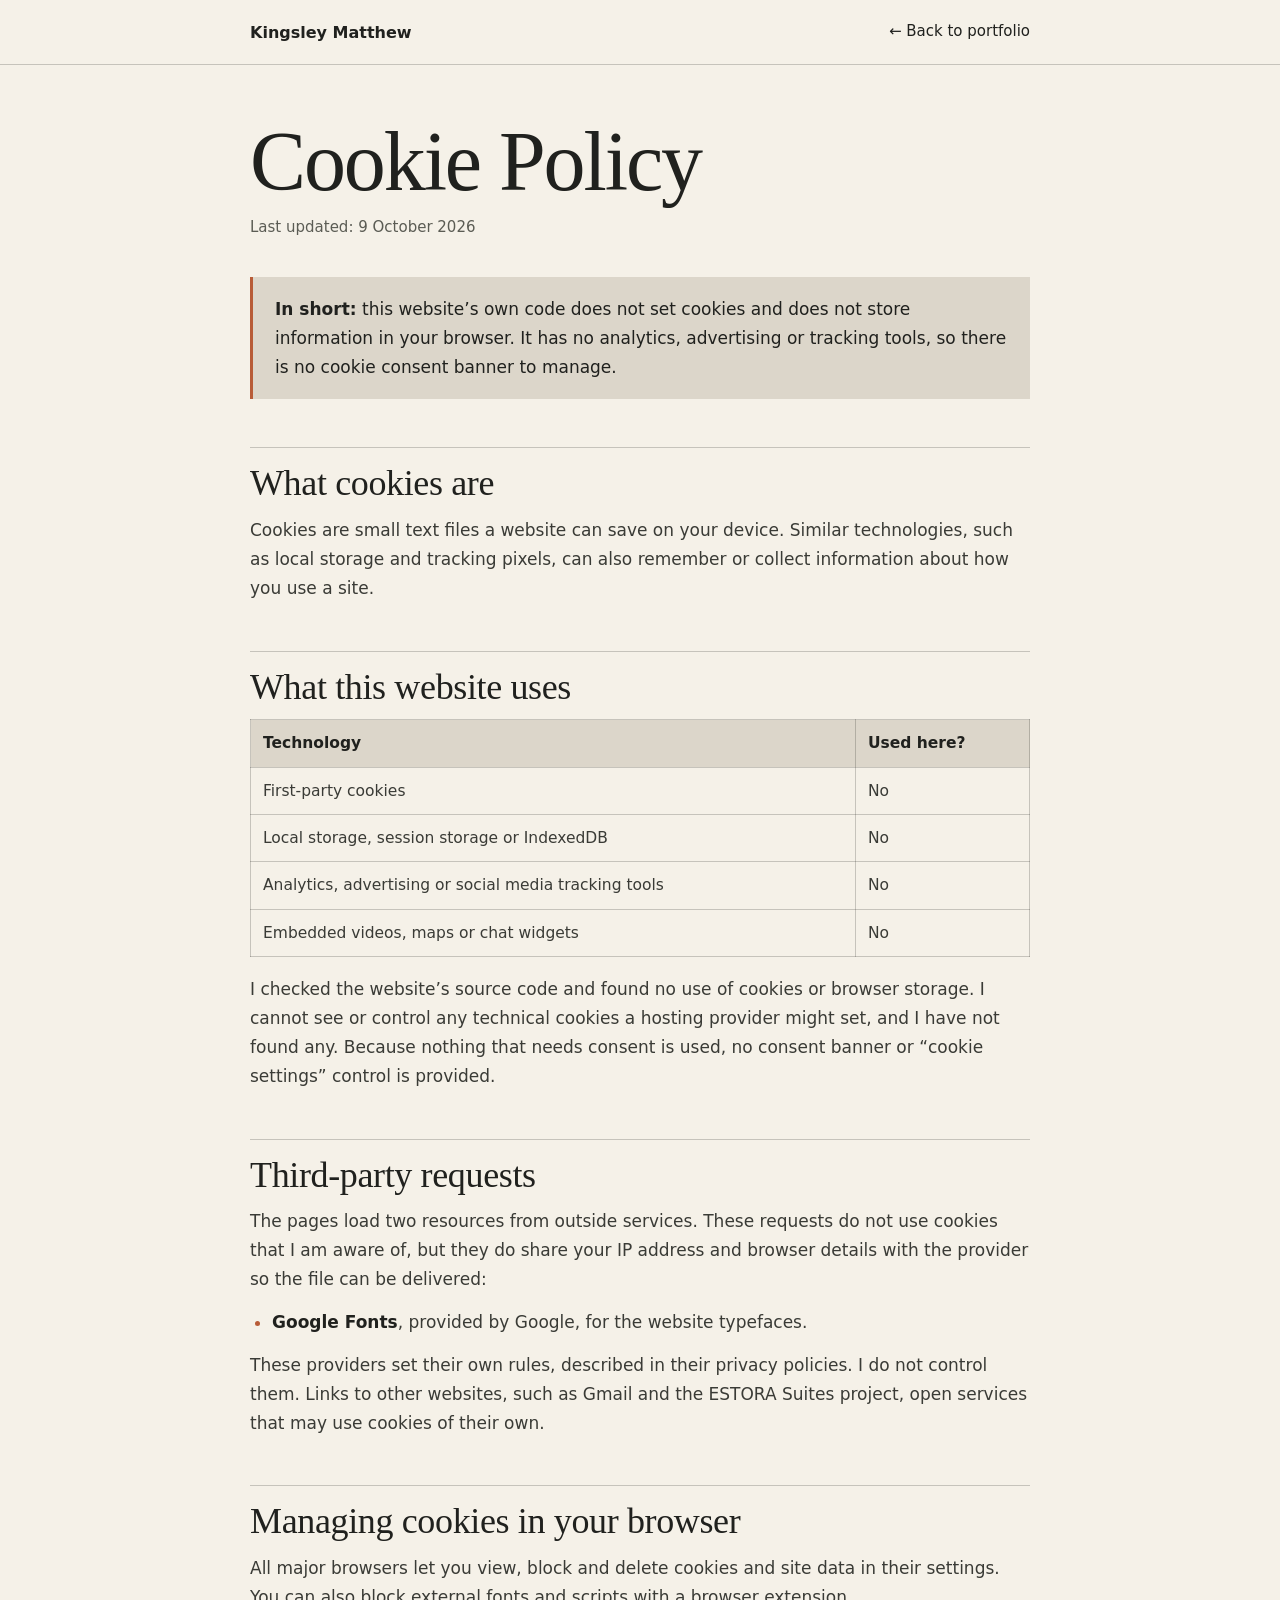
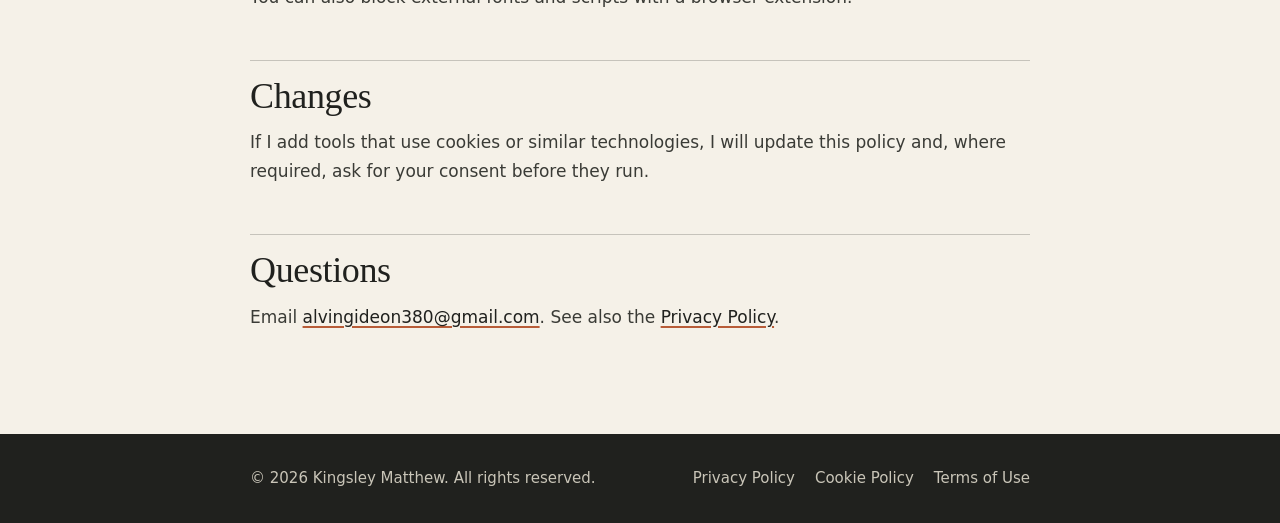
<file: cookies.html>
<!DOCTYPE html>
<html lang="en">
<head>
<meta charset="utf-8">
<meta http-equiv="Content-Security-Policy" content="default-src 'self'; script-src 'none'; style-src 'self' https://fonts.googleapis.com; font-src https://fonts.gstatic.com; img-src 'self' data:; connect-src 'none'; object-src 'none'; base-uri 'self'; form-action 'self'">
<meta name="referrer" content="strict-origin-when-cross-origin">
<meta name="viewport" content="width=device-width, initial-scale=1">
<title>Cookie Policy | Kingsley Matthew</title>
<meta name="description" content="Which cookies and similar technologies this portfolio website uses.">
<meta name="theme-color" content="#174D3A">
<link rel="icon" href="data:image/svg+xml,%3Csvg xmlns='http://www.w3.org/2000/svg' viewBox='0 0 64 64'%3E%3Crect width='64' height='64' fill='%2320211E'/%3E%3Ctext x='32' y='41' font-size='24' font-family='Georgia,serif' text-anchor='middle' fill='%23F5F1E8'%3EAG%3C/text%3E%3C/svg%3E">
<link rel="preconnect" href="https://fonts.googleapis.com"><link rel="preconnect" href="https://fonts.gstatic.com" crossorigin>
<link href="https://fonts.googleapis.com/css2?family=Instrument+Sans:wght@400;500;600&family=Instrument+Serif:ital@0;1&display=swap" rel="stylesheet">
<link rel="stylesheet" href="legal.css">
</head>
<body>
<a class="skip" href="#main">Skip to content</a>
<header class="top"><div class="wrap"><a class="logo" href="index.html" aria-label="Kingsley Matthew, home">Kingsley Matthew</a><a class="back" href="index.html">&larr; Back to portfolio</a></div></header>
<main id="main"><div class="wrap">
<h1>Cookie Policy</h1>
<p class="meta">Last updated: 9 October 2026</p>

<div class="note"><p><strong>In short:</strong> this website&rsquo;s own code does not set cookies and does not store information in your browser. It has no analytics, advertising or tracking tools, so there is no cookie consent banner to manage.</p></div>
<h2>What cookies are</h2>
<p>Cookies are small text files a website can save on your device. Similar technologies, such as local storage and tracking pixels, can also remember or collect information about how you use a site.</p>
<h2>What this website uses</h2>
<table>
<tr><th scope="col">Technology</th><th scope="col">Used here?</th></tr>
<tr><td>First-party cookies</td><td>No</td></tr>
<tr><td>Local storage, session storage or IndexedDB</td><td>No</td></tr>
<tr><td>Analytics, advertising or social media tracking tools</td><td>No</td></tr>
<tr><td>Embedded videos, maps or chat widgets</td><td>No</td></tr>
</table>
<p>I checked the website&rsquo;s source code and found no use of cookies or browser storage. I cannot see or control any technical cookies a hosting provider might set, and I have not found any. Because nothing that needs consent is used, no consent banner or &ldquo;cookie settings&rdquo; control is provided.</p>
<h2>Third-party requests</h2>
<p>The pages load two resources from outside services. These requests do not use cookies that I am aware of, but they do share your IP address and browser details with the provider so the file can be delivered:</p>
<ul>
<li><strong>Google Fonts</strong>, provided by Google, for the website typefaces.</li>
</ul>
<p>These providers set their own rules, described in their privacy policies. I do not control them. Links to other websites, such as Gmail and the ESTORA Suites project, open services that may use cookies of their own.</p>
<h2>Managing cookies in your browser</h2>
<p>All major browsers let you view, block and delete cookies and site data in their settings. You can also block external fonts and scripts with a browser extension.</p>
<h2>Changes</h2>
<p>If I add tools that use cookies or similar technologies, I will update this policy and, where required, ask for your consent before they run.</p>
<h2>Questions</h2>
<p>Email <a href="mailto:alvingideon380@gmail.com">alvingideon380@gmail.com</a>. See also the <a href="privacy.html">Privacy Policy</a>.</p>

</div></main>
<footer><div class="wrap"><span>&copy; 2026 Kingsley Matthew. All rights reserved.</span><nav aria-label="Legal"><a href="privacy.html">Privacy Policy</a><a href="cookies.html">Cookie Policy</a><a href="terms.html">Terms of Use</a></nav></div></footer>
</body>
</html>
</file>
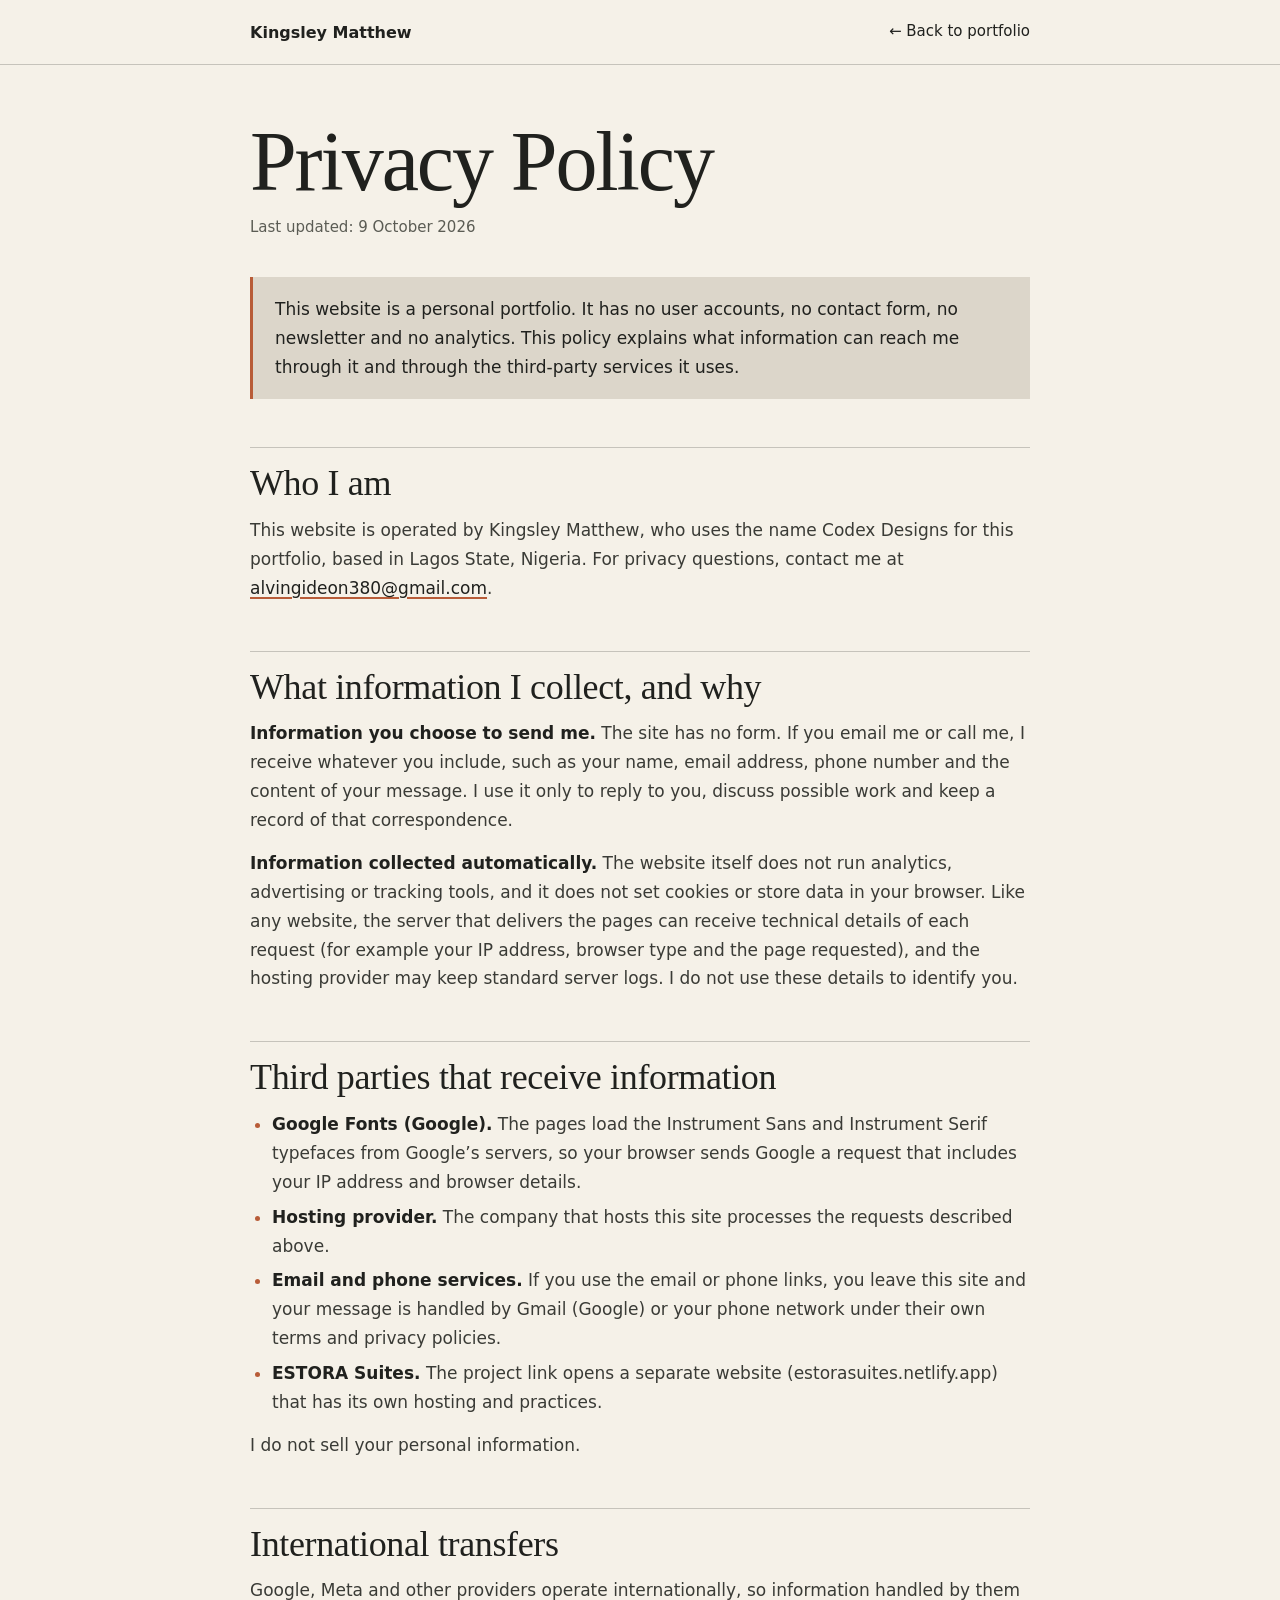
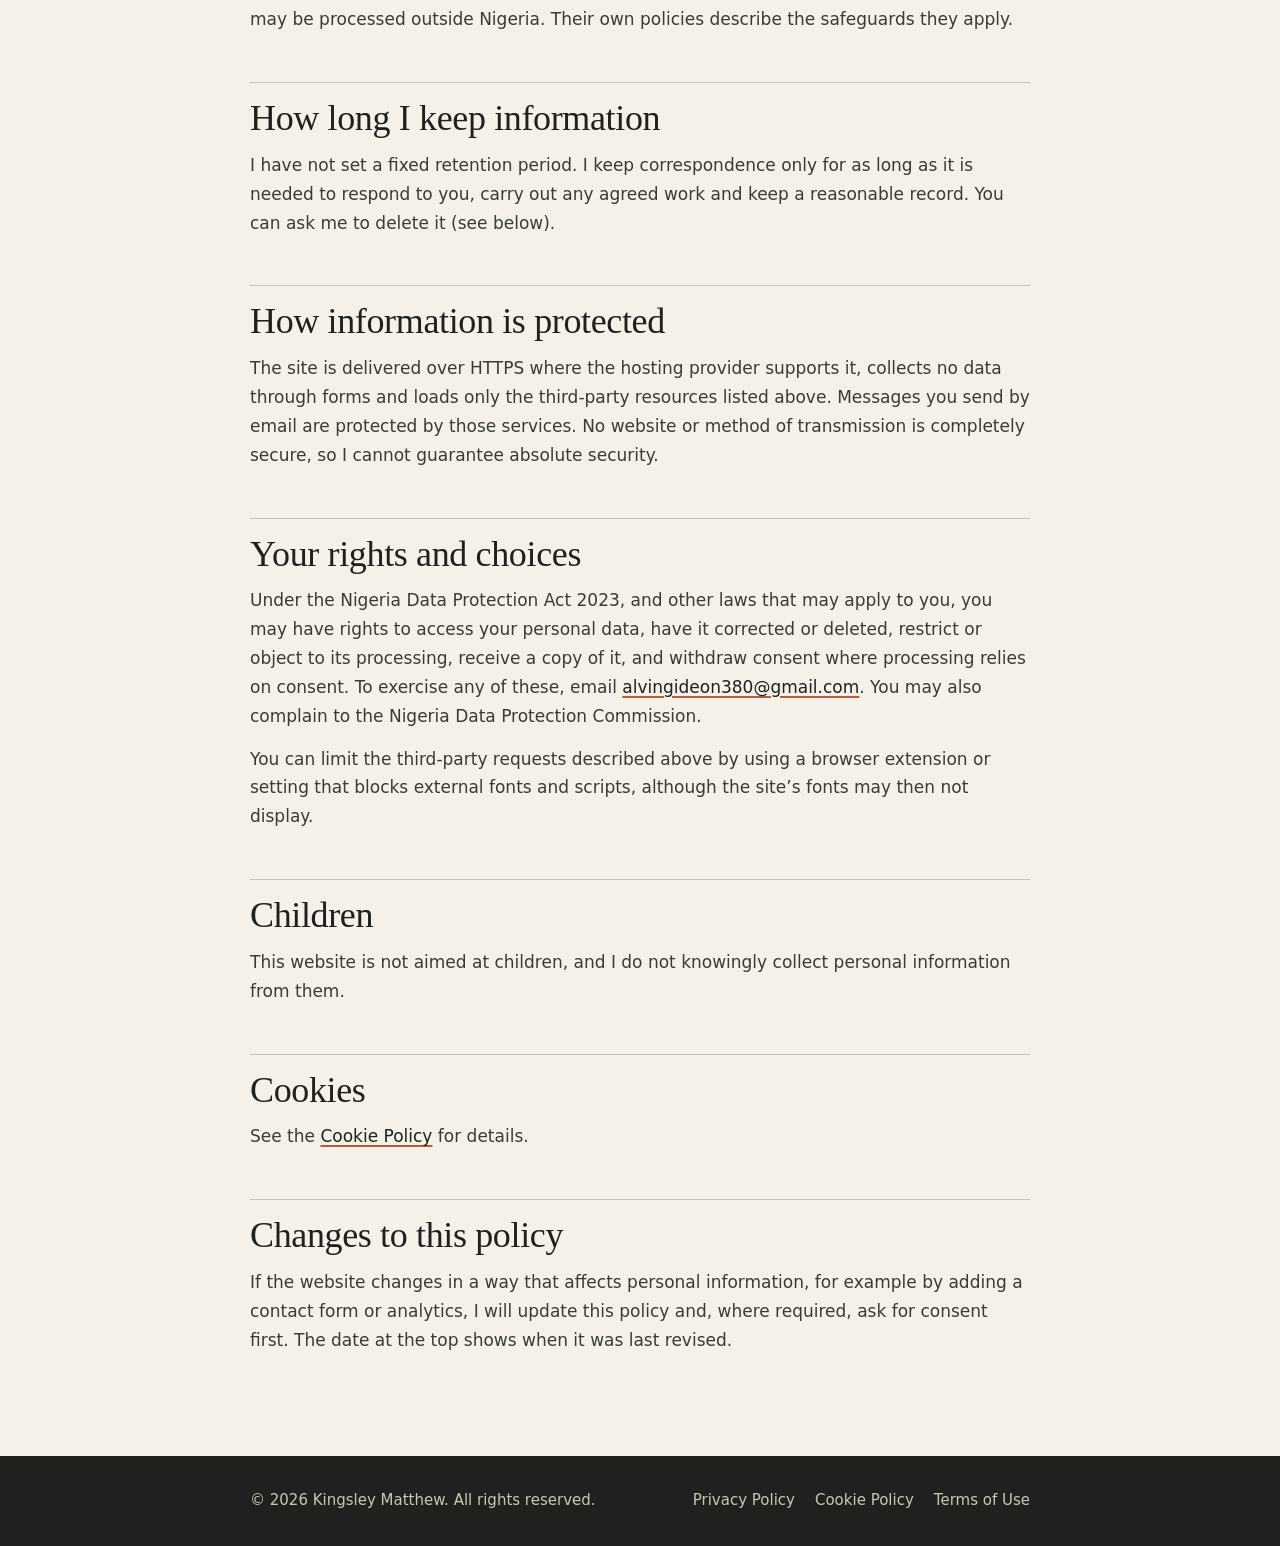
<file: privacy.html>
<!DOCTYPE html>
<html lang="en">
<head>
<meta charset="utf-8">
<meta http-equiv="Content-Security-Policy" content="default-src 'self'; script-src 'none'; style-src 'self' https://fonts.googleapis.com; font-src https://fonts.gstatic.com; img-src 'self' data:; connect-src 'none'; object-src 'none'; base-uri 'self'; form-action 'self'">
<meta name="referrer" content="strict-origin-when-cross-origin">
<meta name="viewport" content="width=device-width, initial-scale=1">
<title>Privacy Policy | Kingsley Matthew</title>
<meta name="description" content="How this portfolio website handles personal information.">
<meta name="theme-color" content="#174D3A">
<link rel="icon" href="data:image/svg+xml,%3Csvg xmlns='http://www.w3.org/2000/svg' viewBox='0 0 64 64'%3E%3Crect width='64' height='64' fill='%2320211E'/%3E%3Ctext x='32' y='41' font-size='24' font-family='Georgia,serif' text-anchor='middle' fill='%23F5F1E8'%3EAG%3C/text%3E%3C/svg%3E">
<link rel="preconnect" href="https://fonts.googleapis.com"><link rel="preconnect" href="https://fonts.gstatic.com" crossorigin>
<link href="https://fonts.googleapis.com/css2?family=Instrument+Sans:wght@400;500;600&family=Instrument+Serif:ital@0;1&display=swap" rel="stylesheet">
<link rel="stylesheet" href="legal.css">
</head>
<body>
<a class="skip" href="#main">Skip to content</a>
<header class="top"><div class="wrap"><a class="logo" href="index.html" aria-label="Kingsley Matthew, home">Kingsley Matthew</a><a class="back" href="index.html">&larr; Back to portfolio</a></div></header>
<main id="main"><div class="wrap">
<h1>Privacy Policy</h1>
<p class="meta">Last updated: 9 October 2026</p>

<div class="note"><p>This website is a personal portfolio. It has no user accounts, no contact form, no newsletter and no analytics. This policy explains what information can reach me through it and through the third-party services it uses.</p></div>
<h2>Who I am</h2>
<p>This website is operated by Kingsley Matthew, who uses the name Codex Designs for this portfolio, based in Lagos State, Nigeria. For privacy questions, contact me at <a href="mailto:alvingideon380@gmail.com">alvingideon380@gmail.com</a>.</p>
<h2>What information I collect, and why</h2>
<p><strong>Information you choose to send me.</strong> The site has no form. If you email me or call me, I receive whatever you include, such as your name, email address, phone number and the content of your message. I use it only to reply to you, discuss possible work and keep a record of that correspondence.</p>
<p><strong>Information collected automatically.</strong> The website itself does not run analytics, advertising or tracking tools, and it does not set cookies or store data in your browser. Like any website, the server that delivers the pages can receive technical details of each request (for example your IP address, browser type and the page requested), and the hosting provider may keep standard server logs. I do not use these details to identify you.</p>
<h2>Third parties that receive information</h2>
<ul>
<li><strong>Google Fonts (Google).</strong> The pages load the Instrument Sans and Instrument Serif typefaces from Google&rsquo;s servers, so your browser sends Google a request that includes your IP address and browser details.</li>
<li><strong>Hosting provider.</strong> The company that hosts this site processes the requests described above.</li>
<li><strong>Email and phone services.</strong> If you use the email or phone links, you leave this site and your message is handled by Gmail (Google) or your phone network under their own terms and privacy policies.</li>
<li><strong>ESTORA Suites.</strong> The project link opens a separate website (estorasuites.netlify.app) that has its own hosting and practices.</li>
</ul>
<p>I do not sell your personal information.</p>
<h2>International transfers</h2>
<p>Google, Meta and other providers operate internationally, so information handled by them may be processed outside Nigeria. Their own policies describe the safeguards they apply.</p>
<h2>How long I keep information</h2>
<p>I have not set a fixed retention period. I keep correspondence only for as long as it is needed to respond to you, carry out any agreed work and keep a reasonable record. You can ask me to delete it (see below).</p>
<h2>How information is protected</h2>
<p>The site is delivered over HTTPS where the hosting provider supports it, collects no data through forms and loads only the third-party resources listed above. Messages you send by email are protected by those services. No website or method of transmission is completely secure, so I cannot guarantee absolute security.</p>
<h2>Your rights and choices</h2>
<p>Under the Nigeria Data Protection Act 2023, and other laws that may apply to you, you may have rights to access your personal data, have it corrected or deleted, restrict or object to its processing, receive a copy of it, and withdraw consent where processing relies on consent. To exercise any of these, email <a href="mailto:alvingideon380@gmail.com">alvingideon380@gmail.com</a>. You may also complain to the Nigeria Data Protection Commission.</p>
<p>You can limit the third-party requests described above by using a browser extension or setting that blocks external fonts and scripts, although the site&rsquo;s fonts may then not display.</p>
<h2>Children</h2>
<p>This website is not aimed at children, and I do not knowingly collect personal information from them.</p>
<h2>Cookies</h2>
<p>See the <a href="cookies.html">Cookie Policy</a> for details.</p>
<h2>Changes to this policy</h2>
<p>If the website changes in a way that affects personal information, for example by adding a contact form or analytics, I will update this policy and, where required, ask for consent first. The date at the top shows when it was last revised.</p>

</div></main>
<footer><div class="wrap"><span>&copy; 2026 Kingsley Matthew. All rights reserved.</span><nav aria-label="Legal"><a href="privacy.html">Privacy Policy</a><a href="cookies.html">Cookie Policy</a><a href="terms.html">Terms of Use</a></nav></div></footer>
</body>
</html>
</file>
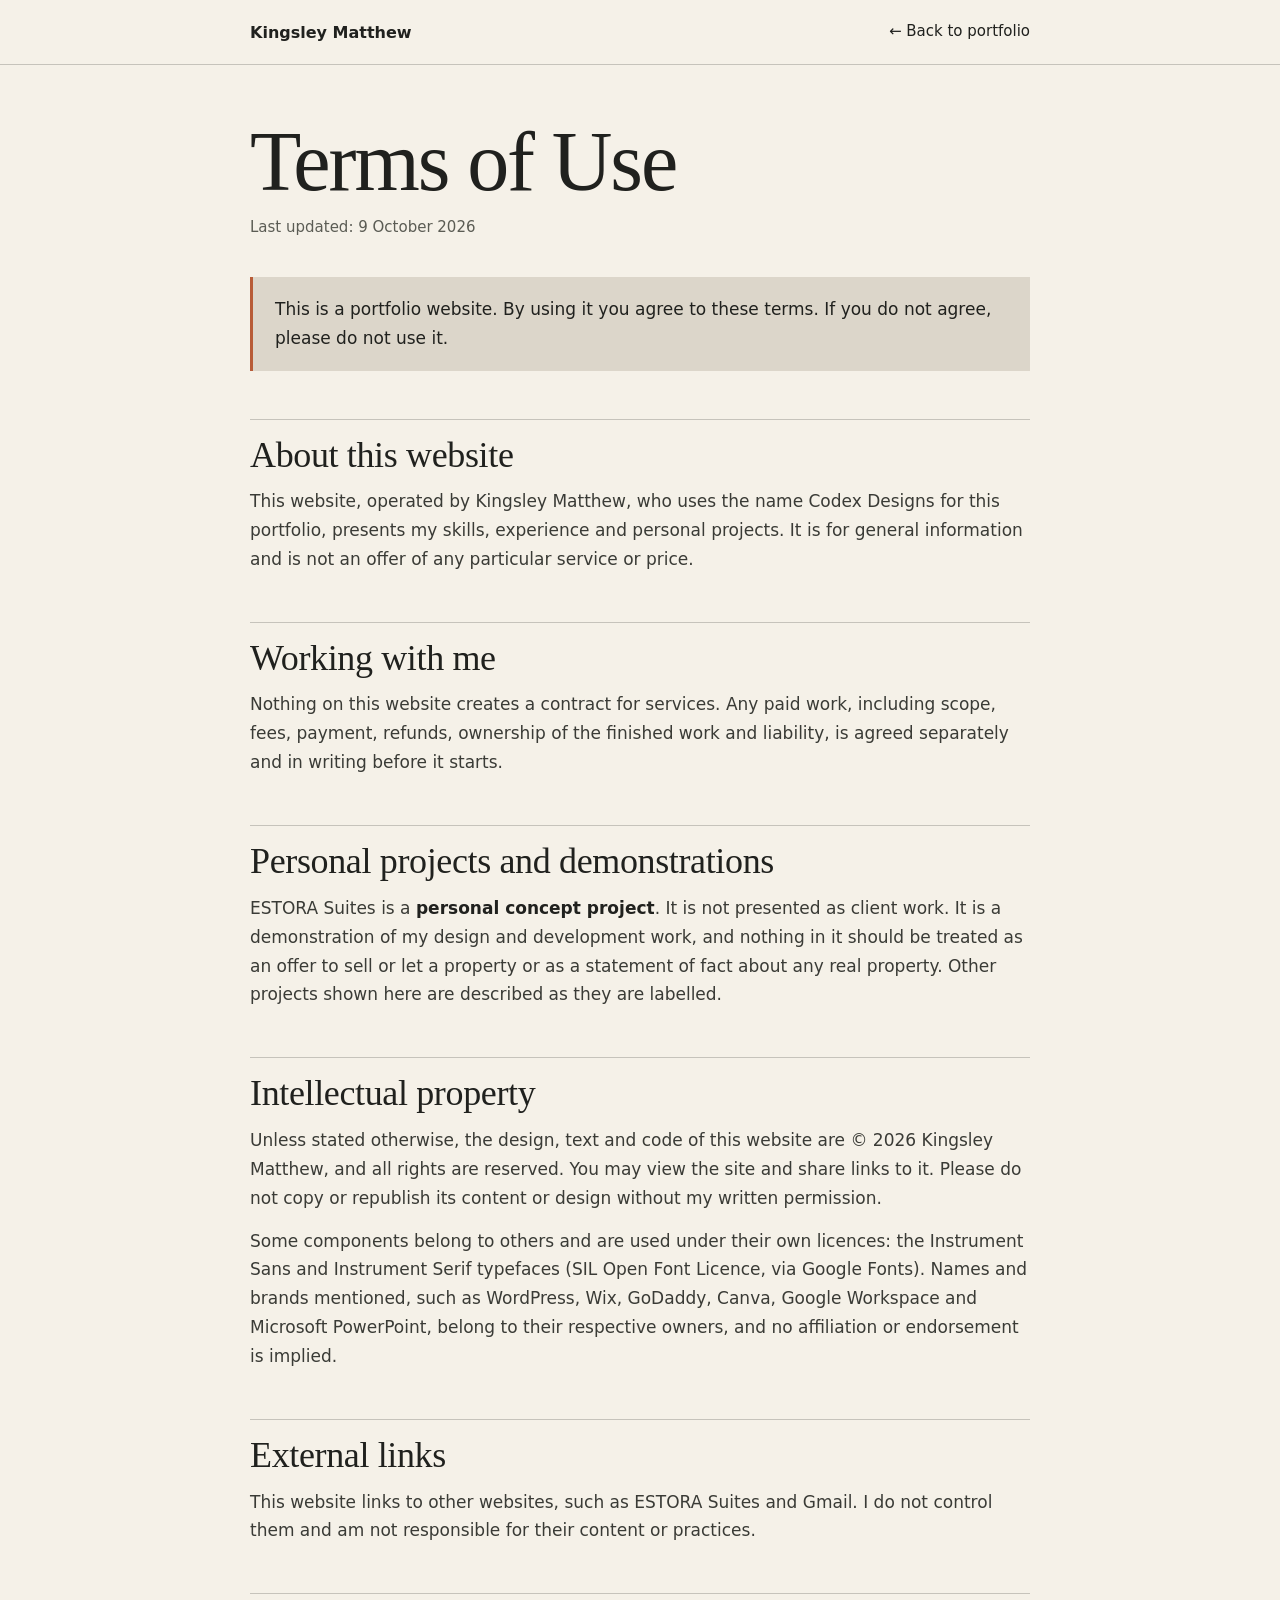
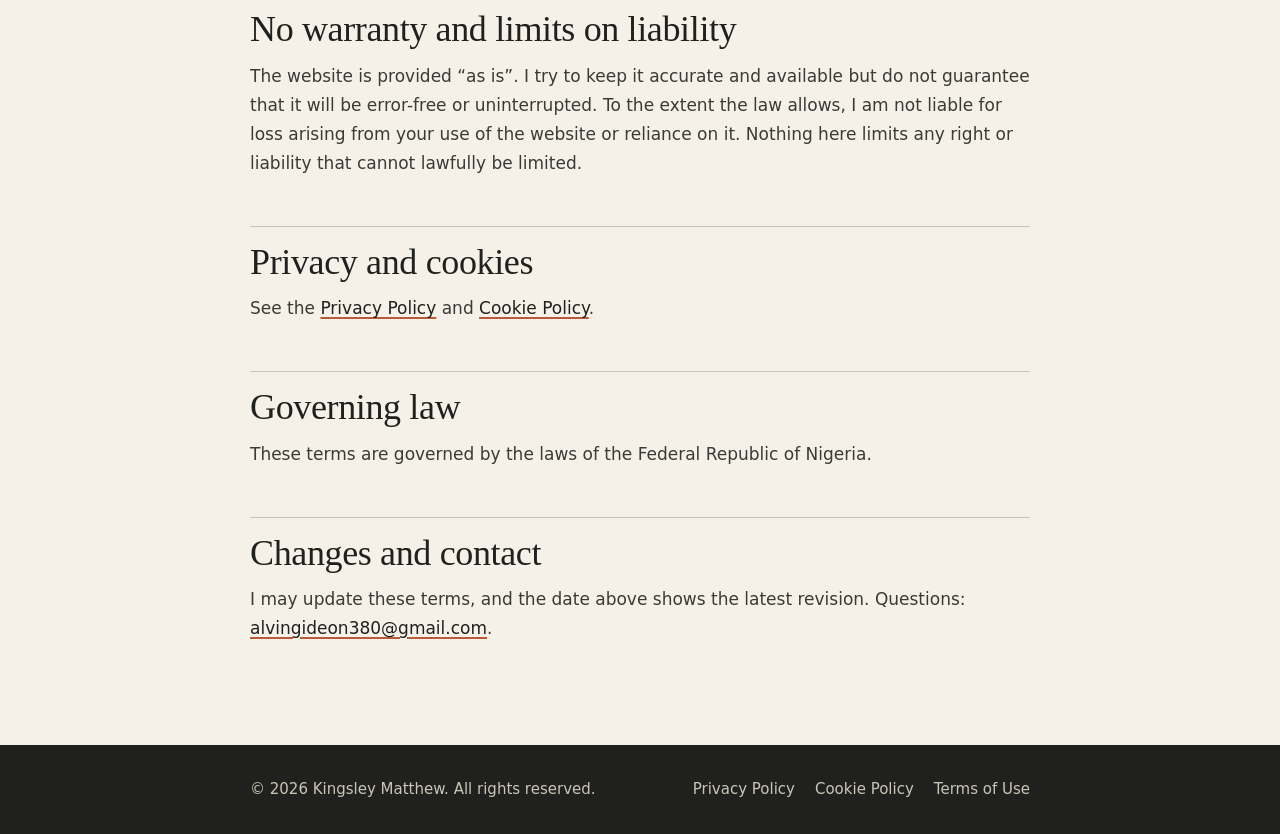
<file: terms.html>
<!DOCTYPE html>
<html lang="en">
<head>
<meta charset="utf-8">
<meta http-equiv="Content-Security-Policy" content="default-src 'self'; script-src 'none'; style-src 'self' https://fonts.googleapis.com; font-src https://fonts.gstatic.com; img-src 'self' data:; connect-src 'none'; object-src 'none'; base-uri 'self'; form-action 'self'">
<meta name="referrer" content="strict-origin-when-cross-origin">
<meta name="viewport" content="width=device-width, initial-scale=1">
<title>Terms of Use | Kingsley Matthew</title>
<meta name="description" content="Terms for using this portfolio website.">
<meta name="theme-color" content="#174D3A">
<link rel="icon" href="data:image/svg+xml,%3Csvg xmlns='http://www.w3.org/2000/svg' viewBox='0 0 64 64'%3E%3Crect width='64' height='64' fill='%2320211E'/%3E%3Ctext x='32' y='41' font-size='24' font-family='Georgia,serif' text-anchor='middle' fill='%23F5F1E8'%3EAG%3C/text%3E%3C/svg%3E">
<link rel="preconnect" href="https://fonts.googleapis.com"><link rel="preconnect" href="https://fonts.gstatic.com" crossorigin>
<link href="https://fonts.googleapis.com/css2?family=Instrument+Sans:wght@400;500;600&family=Instrument+Serif:ital@0;1&display=swap" rel="stylesheet">
<link rel="stylesheet" href="legal.css">
</head>
<body>
<a class="skip" href="#main">Skip to content</a>
<header class="top"><div class="wrap"><a class="logo" href="index.html" aria-label="Kingsley Matthew, home">Kingsley Matthew</a><a class="back" href="index.html">&larr; Back to portfolio</a></div></header>
<main id="main"><div class="wrap">
<h1>Terms of Use</h1>
<p class="meta">Last updated: 9 October 2026</p>

<div class="note"><p>This is a portfolio website. By using it you agree to these terms. If you do not agree, please do not use it.</p></div>
<h2>About this website</h2>
<p>This website, operated by Kingsley Matthew, who uses the name Codex Designs for this portfolio, presents my skills, experience and personal projects. It is for general information and is not an offer of any particular service or price.</p>
<h2>Working with me</h2>
<p>Nothing on this website creates a contract for services. Any paid work, including scope, fees, payment, refunds, ownership of the finished work and liability, is agreed separately and in writing before it starts.</p>
<h2>Personal projects and demonstrations</h2>
<p>ESTORA Suites is a <strong>personal concept project</strong>. It is not presented as client work. It is a demonstration of my design and development work, and nothing in it should be treated as an offer to sell or let a property or as a statement of fact about any real property. Other projects shown here are described as they are labelled.</p>
<h2>Intellectual property</h2>
<p>Unless stated otherwise, the design, text and code of this website are &copy; 2026 Kingsley Matthew, and all rights are reserved. You may view the site and share links to it. Please do not copy or republish its content or design without my written permission.</p>
<p>Some components belong to others and are used under their own licences: the Instrument Sans and Instrument Serif typefaces (SIL Open Font Licence, via Google Fonts). Names and brands mentioned, such as WordPress, Wix, GoDaddy, Canva, Google Workspace and Microsoft PowerPoint, belong to their respective owners, and no affiliation or endorsement is implied.</p>
<h2>External links</h2>
<p>This website links to other websites, such as ESTORA Suites and Gmail. I do not control them and am not responsible for their content or practices.</p>
<h2>No warranty and limits on liability</h2>
<p>The website is provided &ldquo;as is&rdquo;. I try to keep it accurate and available but do not guarantee that it will be error-free or uninterrupted. To the extent the law allows, I am not liable for loss arising from your use of the website or reliance on it. Nothing here limits any right or liability that cannot lawfully be limited.</p>
<h2>Privacy and cookies</h2>
<p>See the <a href="privacy.html">Privacy Policy</a> and <a href="cookies.html">Cookie Policy</a>.</p>
<h2>Governing law</h2>
<p>These terms are governed by the laws of the Federal Republic of Nigeria.</p>
<h2>Changes and contact</h2>
<p>I may update these terms, and the date above shows the latest revision. Questions: <a href="mailto:alvingideon380@gmail.com">alvingideon380@gmail.com</a>.</p>

</div></main>
<footer><div class="wrap"><span>&copy; 2026 Kingsley Matthew. All rights reserved.</span><nav aria-label="Legal"><a href="privacy.html">Privacy Policy</a><a href="cookies.html">Cookie Policy</a><a href="terms.html">Terms of Use</a></nav></div></footer>
</body>
</html>
</file>
<file: legal.css>
:root{--paper:#F5F1E8;--ink:#20211E;--clay:#B85C38;--stone:#DCD6CA;--muted:#5B5C54;--rule:rgba(32,33,30,.22);--serif:'Instrument Serif','Iowan Old Style',Georgia,serif;--sans:'Instrument Sans',system-ui,-apple-system,'Segoe UI',sans-serif}
*,*::before,*::after{box-sizing:border-box}
html{background:var(--paper)}
body{margin:0;background:var(--paper);color:var(--ink);font:400 17px/1.7 var(--sans);-webkit-font-smoothing:antialiased}
a{color:var(--ink);text-decoration:underline;text-decoration-color:var(--clay);text-decoration-thickness:2px;text-underline-offset:3px}a:hover{color:var(--clay)}
:focus-visible{outline:2px solid var(--clay);outline-offset:3px}
.skip{position:fixed;left:16px;top:-80px;z-index:20;padding:12px 18px;background:var(--ink);color:var(--paper);font-weight:600;text-decoration:none}.skip:focus{top:12px}
header.top{border-bottom:1px solid var(--rule);padding:0}
.wrap{width:min(780px,100% - 40px);margin:0 auto}
header.top .wrap{display:flex;justify-content:space-between;align-items:center;gap:16px;flex-wrap:wrap;min-height:64px}
.logo{font:600 16px var(--sans);color:var(--ink);text-decoration:none;white-space:nowrap}
header.top a.back{font-size:15px;text-decoration:none;border-bottom:1px solid transparent}header.top a.back:hover{border-bottom-color:var(--ink);color:var(--ink)}
main{padding:56px 0 88px}
h1{font:400 clamp(44px,8vw,84px)/.98 var(--serif);margin:0 0 12px;letter-spacing:-.025em}
.meta{color:var(--muted);font-size:15px;margin:0 0 36px}
h2{font:400 clamp(28px,3.4vw,36px)/1.1 var(--serif);margin:48px 0 12px;padding-top:16px;border-top:1px solid var(--rule);letter-spacing:-.01em}
p,li{color:#3A3B36}p{margin:0 0 14px}ul{padding-left:22px;margin:0 0 14px}li{margin-bottom:6px}li::marker{color:var(--clay)}
strong{color:var(--ink);font-weight:600}
.note{padding:18px 22px;border-left:3px solid var(--clay);background:var(--stone);margin:0 0 28px}.note p{margin:0;color:var(--ink)}
table{width:100%;border-collapse:collapse;margin:0 0 18px;font-size:15.5px}th,td{text-align:left;vertical-align:top;padding:10px 12px;border:1px solid var(--rule);color:#3A3B36}th{background:var(--stone);color:var(--ink);font-weight:600}
footer{background:var(--ink);color:#C9C5B8;padding:32px 0;font-size:15px}
footer .wrap{display:flex;flex-wrap:wrap;gap:8px 24px;justify-content:space-between}
footer a{color:#C9C5B8;text-decoration:none}footer a:hover{color:#fff;text-decoration:underline}
footer nav{display:flex;gap:20px;flex-wrap:wrap}
@media(max-width:600px){body{font-size:16px}main{padding:40px 0 60px}table,th,td{font-size:14.5px}th,td{padding:8px}}
</file>
